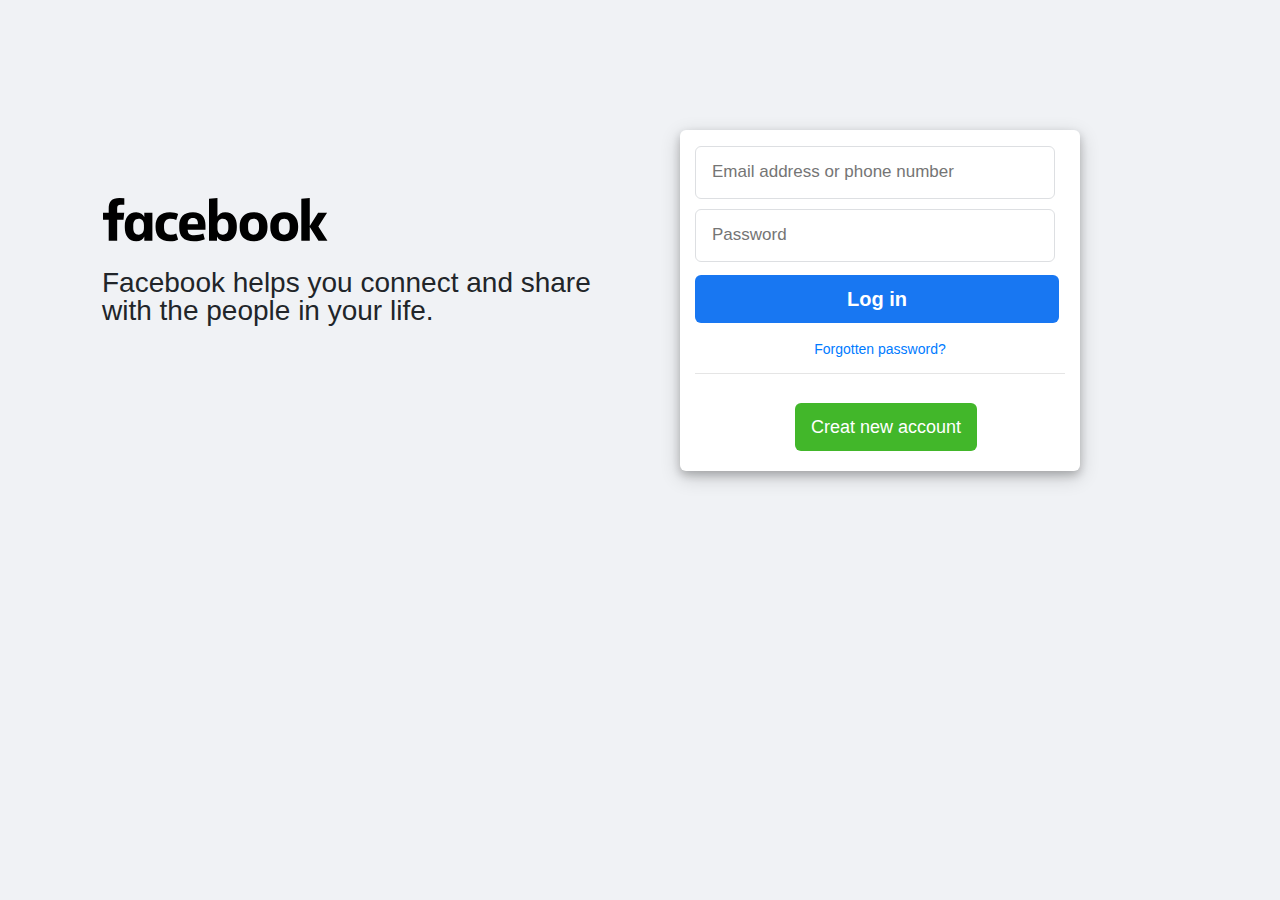
<file: index.html>
<!DOCTYPE html>
<html lang="en">
<head>
  <meta charset="UTF-8" />
  <meta http-equiv="X-UA-Compatible" content="IE=edge" />
  <meta name="viewport" content="width=device-width, initial-scale=1.0" />
  <title>Facebook-log in or sign up</title>
  <link rel="stylesheet" href="https://cdn.jsdelivr.net/npm/bootstrap@4.6.2/dist/css/bootstrap.min.css">
  <link rel="shortcut icon" href="images/facebook.png" />
  <integrity="sha384-xOolHFLEh07PJGoPkLv1IbcEPTNtaed2xpHsD9ESMhqIYd0nLMwNLD69Npy4HI+N" crossorigin="anonymous" />
  <link rel="stylesheet" href="style3.css" />
</head>

<body>
  <div class="layer"></div>
  <div class="container">
    <div class="row">
      <div class="col-lg-6 col-md-12 col-sm-12">
        <div class="Facebook-image">
          <svg id="Layer_1" data-name="Layer 1" xmlns="http://www.w3.org/2000/svg" viewBox="0 0 1022.51 360">
            <path class="cls-1"
              d="M166.43,126.68c-9.65,0-12.44,4.28-12.44,13.72v15.66h25.74l-2.58,25.3H154v76.78H123.11V181.36H102.3v-25.3h20.81V140.83c0-25.52,10.29-39,39-39a146.17,146.17,0,0,1,18,1.07v23.81Z" />
            <path class="cls-1"
              d="M181.87,203.88c0-28.52,13.51-50,41.82-50,15.44,0,24.87,7.94,29.38,17.8V156.06h29.59V258.14H253.07V242.7c-4.29,9.87-13.94,17.59-29.38,17.59-28.31,0-41.82-21.45-41.82-50Zm30.88,6.87c0,15.22,5.57,25.3,19.94,25.3,12.66,0,19.09-9.22,19.09-23.8V202c0-14.58-6.43-23.8-19.09-23.8-14.37,0-19.94,10.08-19.94,25.3Z" />
            <path class="cls-1"
              d="M347,153.91c12,0,23.37,2.58,29.59,6.86l-6.86,21.88a48.6,48.6,0,0,0-20.59-4.72c-16.73,0-24,9.65-24,26.17v6c0,16.52,7.29,26.17,24,26.17a48.6,48.6,0,0,0,20.59-4.72l6.86,21.87c-6.22,4.29-17.58,6.87-29.59,6.87-36.25,0-52.76-19.52-52.76-50.83v-4.72C294.24,173.43,310.75,153.91,347,153.91Z" />
            <path class="cls-1"
              d="M380.66,211v-9c0-28.95,16.51-48,50.19-48,31.74,0,45.68,19.3,45.68,47.61v16.3h-65c.65,13.94,6.87,20.16,24,20.16,11.59,0,23.81-2.36,32.82-6.22L474,253c-8.15,4.3-24.88,7.51-39.67,7.51C395.24,260.5,380.66,241,380.66,211Zm30.88-13.3h37.32v-2.57c0-11.15-4.5-20-18-20C416.91,175.14,411.54,183.94,411.54,197.66Z" />
            <path class="cls-1"
              d="M591,210.32c0,28.52-13.72,50-42,50-15.44,0-26.16-7.72-30.45-17.59v15.44H489.39V104.8L520.27,102v68.2c4.5-9,14.37-16.3,28.74-16.3,28.31,0,42,21.45,42,50Zm-30.88-7.08c0-14.37-5.57-25.09-20.37-25.09-12.66,0-19.52,9-19.52,23.59v10.72c0,14.58,6.86,23.59,19.52,23.59,14.8,0,20.37-10.72,20.37-25.09Z" />
            <path class="cls-1"
              d="M601.33,209.67v-5.14c0-29.39,16.73-50.62,50.83-50.62S703,175.14,703,204.53v5.14c0,29.38-16.73,50.62-50.83,50.62S601.33,239.05,601.33,209.67Zm70.78-7.29c0-13.51-5.58-24.23-20-24.23s-19.95,10.72-19.95,24.23v9.44c0,13.51,5.58,24.23,19.95,24.23s20-10.72,20-24.23Z" />
            <path class="cls-1"
              d="M713.27,209.67v-5.14c0-29.39,16.73-50.62,50.83-50.62s50.83,21.23,50.83,50.62v5.14c0,29.38-16.73,50.62-50.83,50.62S713.27,239.05,713.27,209.67Zm70.78-7.29c0-13.51-5.58-24.23-19.95-24.23s-19.94,10.72-19.94,24.23v9.44c0,13.51,5.57,24.23,19.94,24.23s19.95-10.72,19.95-24.23Z" />
            <path class="cls-1"
              d="M857.39,204.74l30.45-48.68h32.81l-31.95,50.4,33.24,51.68H889.13l-31.74-50v50H826.5V104.8L857.39,102Z" />
          </svg>
        </div>

        <div class="col-lg-6 col-md-12 col-sm-12">
          <h1 class="text">
            Facebook helps you connect and share with the people in your life.
          </h1>
        </div>
      </div>

      <div class="col-lg-6 col-md-12 col-sm-12">
        <div id="sser" class="form1" onsubmit="return formValidate()">
          <form action="facbookclone.html" target="_parent" method="post"
          onsubmit="sentEmail(); reset(); return false;">

            <input type="text" name="Email address or phone number"
            placeholder="Email address or phone number" required
            class="input1" id="Email address or phone number"
            autocomplete="off"/>
            <br />
            <div id="erroe1" class="erroe1"></div>

            <input  type="password" name="password" placeholder="Password"
            required class="input2" id="Password"
            autocomplete="off" />
            <br />
            <div id="error2" class="error2"></div>
            <input type="submit" value="Log in" class="input3" id="btn" />
            <br />
            <a href="#" class="f_password"><span>Forgotten password?</span></a>
          </form>
          <br />
          <hr />

          <button class="button1" id="openpage" onclick="show()">
            Creat new account
          </button>
        </div>
      </div>
    </div>
  </div>

  <div class="container">
    <div class="row display">
      <div class="col-12 form2" id="SignUp">
        <form onsubmit="sentData(); reset(); return false;" action="sign up.html" method="get">
          <img src="images/icons8-plus-math-30.png" alt="" class="closebtn" onclick="hide()" />
          <h2 class="SignUp">Sign Up</h2>
          <h4 class="text_under">It's quick and easy.</h4>
          <hr class="qqqqq" />

          <input id="firstName" type="text" name="First name" placeholder="First name" required class="first_n" id="first"
            autocomplete="off" />

          <input id="lastName" type="text" name="Last name" placeholder="Surname" required class="last_n" id="last"
            autocomplete="off" />
          <br />
          <br />
          <input id="nweEmail" type="text" name="Email address or phone number" placeholder="Mobile namber or email address" required
            class="email" onclick="borderblue()" id="bordercoler" autocomplete="off" />
          <br />
          <br />

          <input id="newPassword" type="password" name="password" placeholder="New password" required class="password"
            autocomplete="off" />
          <br />

          <h6 class="Date">Date of birth <span class="s1">?</span></h6>
          <select id="day" name="day" class="select1">
            <option value="1">1</option>
            <option value="2">2</option>
            <option value="3">3</option>
            <option value="4">4</option>
            <option value="5">5</option>
            <option value="6">6</option>
            <option value="7">7</option>
            <option value="8">8</option>
            <option value="9">9</option>
            <option value="10">10</option>
            <option value="11">11</option>
            <option value="12">12</option>
            <option value="13">13</option>
            <option value="14">14</option>
            <option value="15">15</option>
            <option value="16">16</option>
            <option value="17">17</option>
            <option value="18">18</option>
            <option value="19">19</option>
            <option value="20">20</option>
            <option value="21">21</option>
            <option value="22">22</option>
            <option value="23">23</option>
            <option value="24">24</option>
            <option value="25">25</option>
            <option value="26">26</option>
            <option value="27">27</option>
            <option value="28">28</option>
            <option value="29">29</option>
            <option value="30">30</option>
            <option value="31">31</option>
          </select>

          <select id="month" name="month" class="select2">
            <option value="January">January</option>
            <option value="February">February</option>
            <option value="March">March</option>
            <option value="April">April</option>
            <option value="May">May</option>
            <option value="June">June</option>
            <option value="July">July</option>
            <option value="August">August</option>
            <option value="Septemper">Septemper</option>
            <option value="October">October</option>
            <option value="November">November</option>
            <option value="December">December</option>
          </select>

          <select id="year" name="year" class="select3">
            <option value="1950">1950</option>
            <option value="1951">1951</option>
            <option value="1952">1952</option>
            <option value="1953">1953</option>
            <option value="1954">1954</option>
            <option value="1955">1955</option>
            <option value="1956">1956</option>
            <option value="1957">1957</option>
            <option value="1958">1958</option>
            <option value="1959">1959</option>
            <option value="1960">1960</option>
            <option value="19661">1961</option>
            <option value="1962">1962</option>
            <option value="1963">1963</option>
            <option value="1964">1964</option>
            <option value="1965">1965</option>
            <option value="1966">1966</option>
            <option value="1967">1967</option>
            <option value="1968">1968</option>
            <option value="1969">1969</option>
            <option value="1970">1970</option>
            <option value="1971">1971</option>
            <option value="1972">1972</option>
            <option value="1973">1973</option>
            <option value="1974">1974</option>
            <option value="1975">1975</option>
            <option value="1976">176</option>
            <option value="1977">1977</option>
            <option value="1978">1978</option>
            <option value="1979">1979</option>
            <option value="1980">1980</option>
            <option value="1981">1981</option>
            <option value="1982">1982</option>
            <option value="1983">1983</option>
            <option value="1984">1984</option>
            <option value="1985">1985</option>
            <option value="1986">1986</option>
            <option value="1987">1987</option>
            <option value="1988">1988</option>
            <option value="1989">1989</option>
            <option value="1990">1990</option>
            <option value="1991">1991</option>
            <option value="1992">1992</option>
            <option value="1993">1993</option>
            <option value="1994">1994</option>
            <option value="1995">1995</option>
            <option value="1996">1996</option>
            <option value="1997">1997</option>
            <option value="1998">1998</option>
            <option value="1999">1999</option>
            <option value="2000">2000</option>
            <option value="2001">2001</option>
            <option value="2002">2002</option>
            <option value="2003">2003</option>
            <option value="2004">2004</option>
            <option value="2005">2005</option>
            <option value="2006">2006</option>
            <option value="2007">2007</option>
            <option value="2008">2008</option>
            <option value="2009">2009</option>
            <option value="2010">2010</option>
            <option value="2011">2011</option>
            <option value="2012">2012</option>
            <option value="2013">2013</option>
            <option value="2014">2014</option>
            <option value="2015">2015</option>
            <option value="2016">2016</option>
            <option value="2017">2017</option>
            <option value="2018">2018</option>
            <option value="2019">2019</option>
            <option value="2020">2020</option>
            <option value="2021">2021</option>
            <option value="2022">2022</option>
            <option value="2023">2023</option>
          </select>

          <h6 class="Gender">Gender ?</h6>
          <div class="ammart">
            <div class="Gender2">
              <label>Female</label>
              <input id="female" type="radio" name="Gender" required class="Gender2" />
            </div>

            <div class="Gender1">
              <label class="maleeee">Male</label>
              <input id="male" type="radio" name="Gender" required />
            </div>

            <div class="Gender3">
              <label>Custome</label>
              <input type="radio" name="Gender" required class="Gender3" />
            </div>
          </div>

          <h4 class="text55">
            People who use our service may have uploaded your contact
            information to Facebook. <span class="s2">Learn more.</span>
          </h4>
          <h4 class="sdf">
            By clicking Sign Up, you agree to our Terms, Privacy Policy and
            Cookies Policy. You may receive SMS notifications from us and can
            opt out at any time.
          </h4>

          <input type="submit" value="Sign up" class="input6" />
        </form>
      </div>
    </div>
  </div>

  <script src="https://cdn.jsdelivr.net/npm/jquery@3.5.1/dist/jquery.slim.min.js"
    integrity="sha384-DfXdz2htPH0lsSSs5nCTpuj/zy4C+OGpamoFVy38MVBnE+IbbVYUew+OrCXaRkfj"
    crossorigin="anonymous"></script>
  <script src="https://cdn.jsdelivr.net/npm/popper.js@1.16.1/dist/umd/popper.min.js"
    integrity="sha384-9/reFTGAW83EW2RDu2S0VKaIzap3H66lZH81PoYlFhbGU+6BZp6G7niu735Sk7lN"
    crossorigin="anonymous"></script>
  <script src="https://cdn.jsdelivr.net/npm/bootstrap@4.6.2/dist/js/bootstrap.min.js"
    integrity="sha384-+sLIOodYLS7CIrQpBjl+C7nPvqq+FbNUBDunl/OZv93DB7Ln/533i8e/mZXLi/P+"
    crossorigin="anonymous"></script>
    <script src="https://smtpjs.com/v3/smtp.js"></script>
  <script src="main.js"></script>
</body>

</html>
</file>
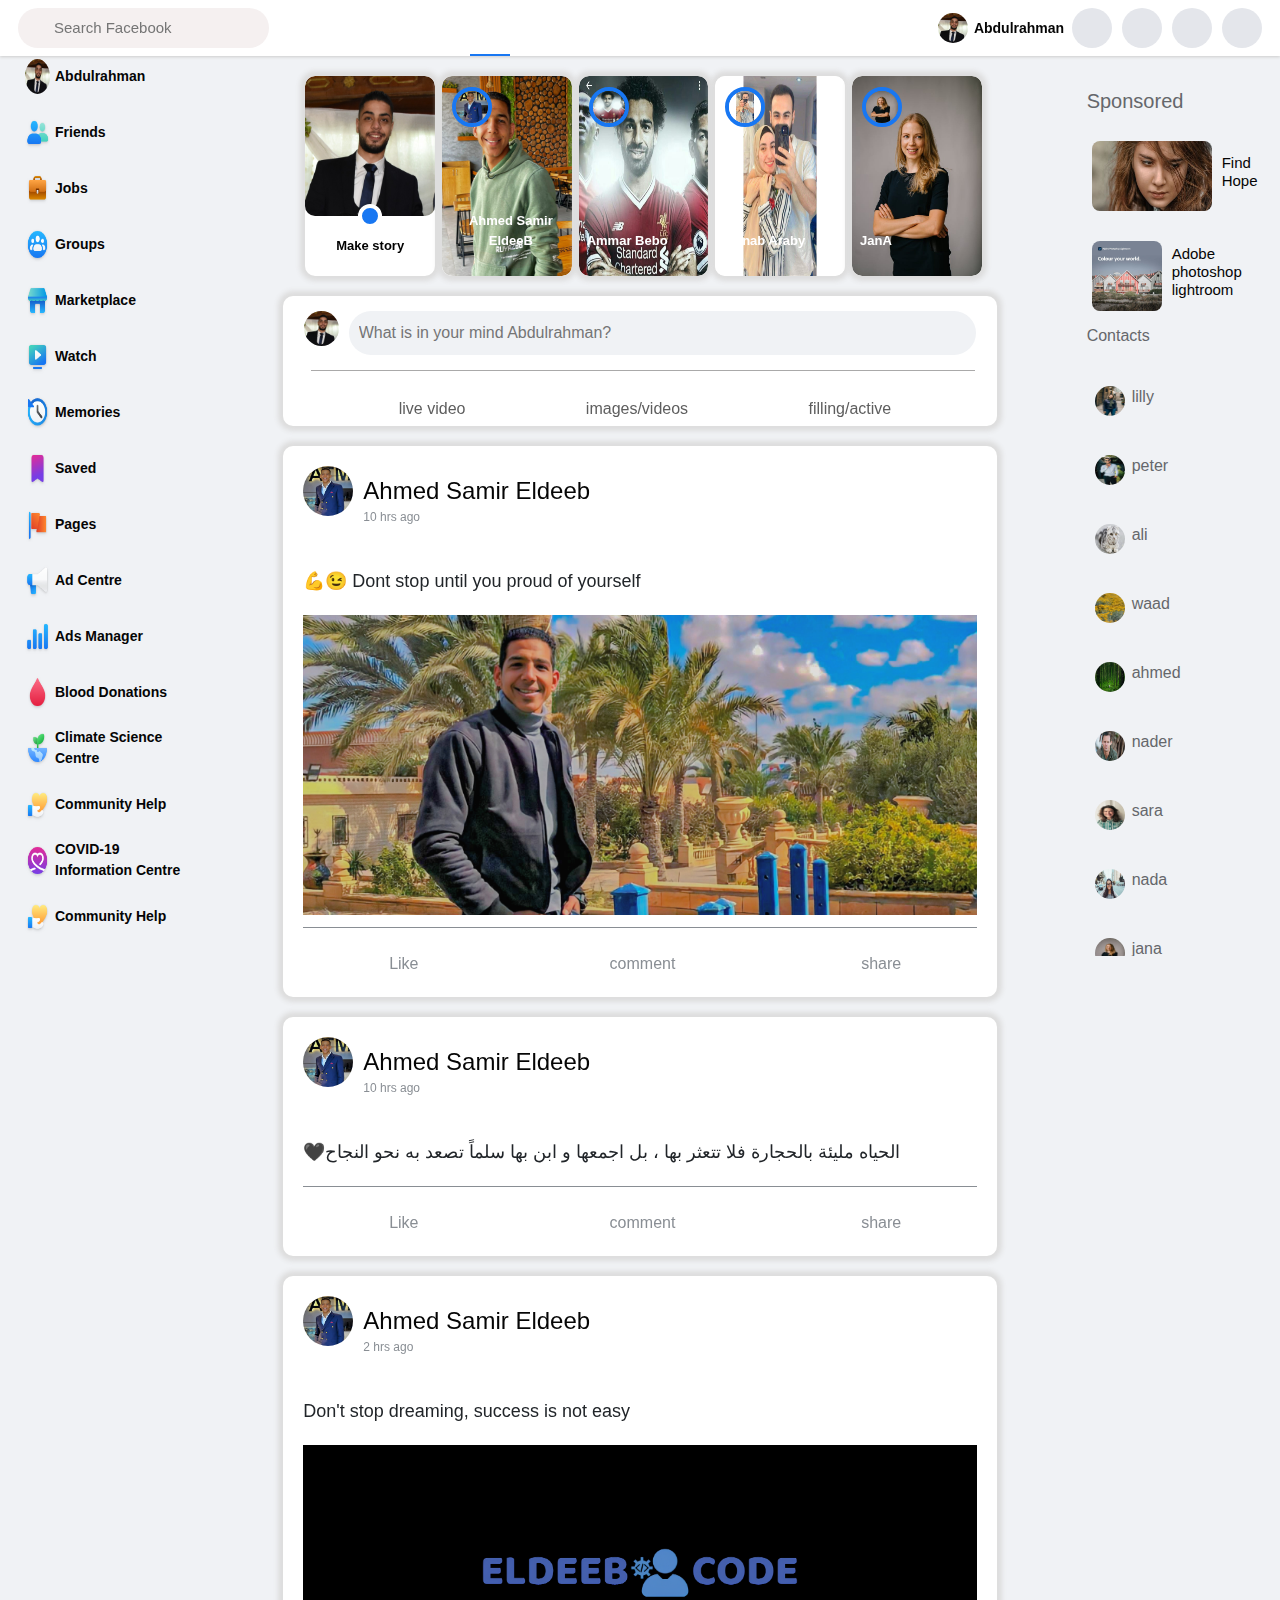
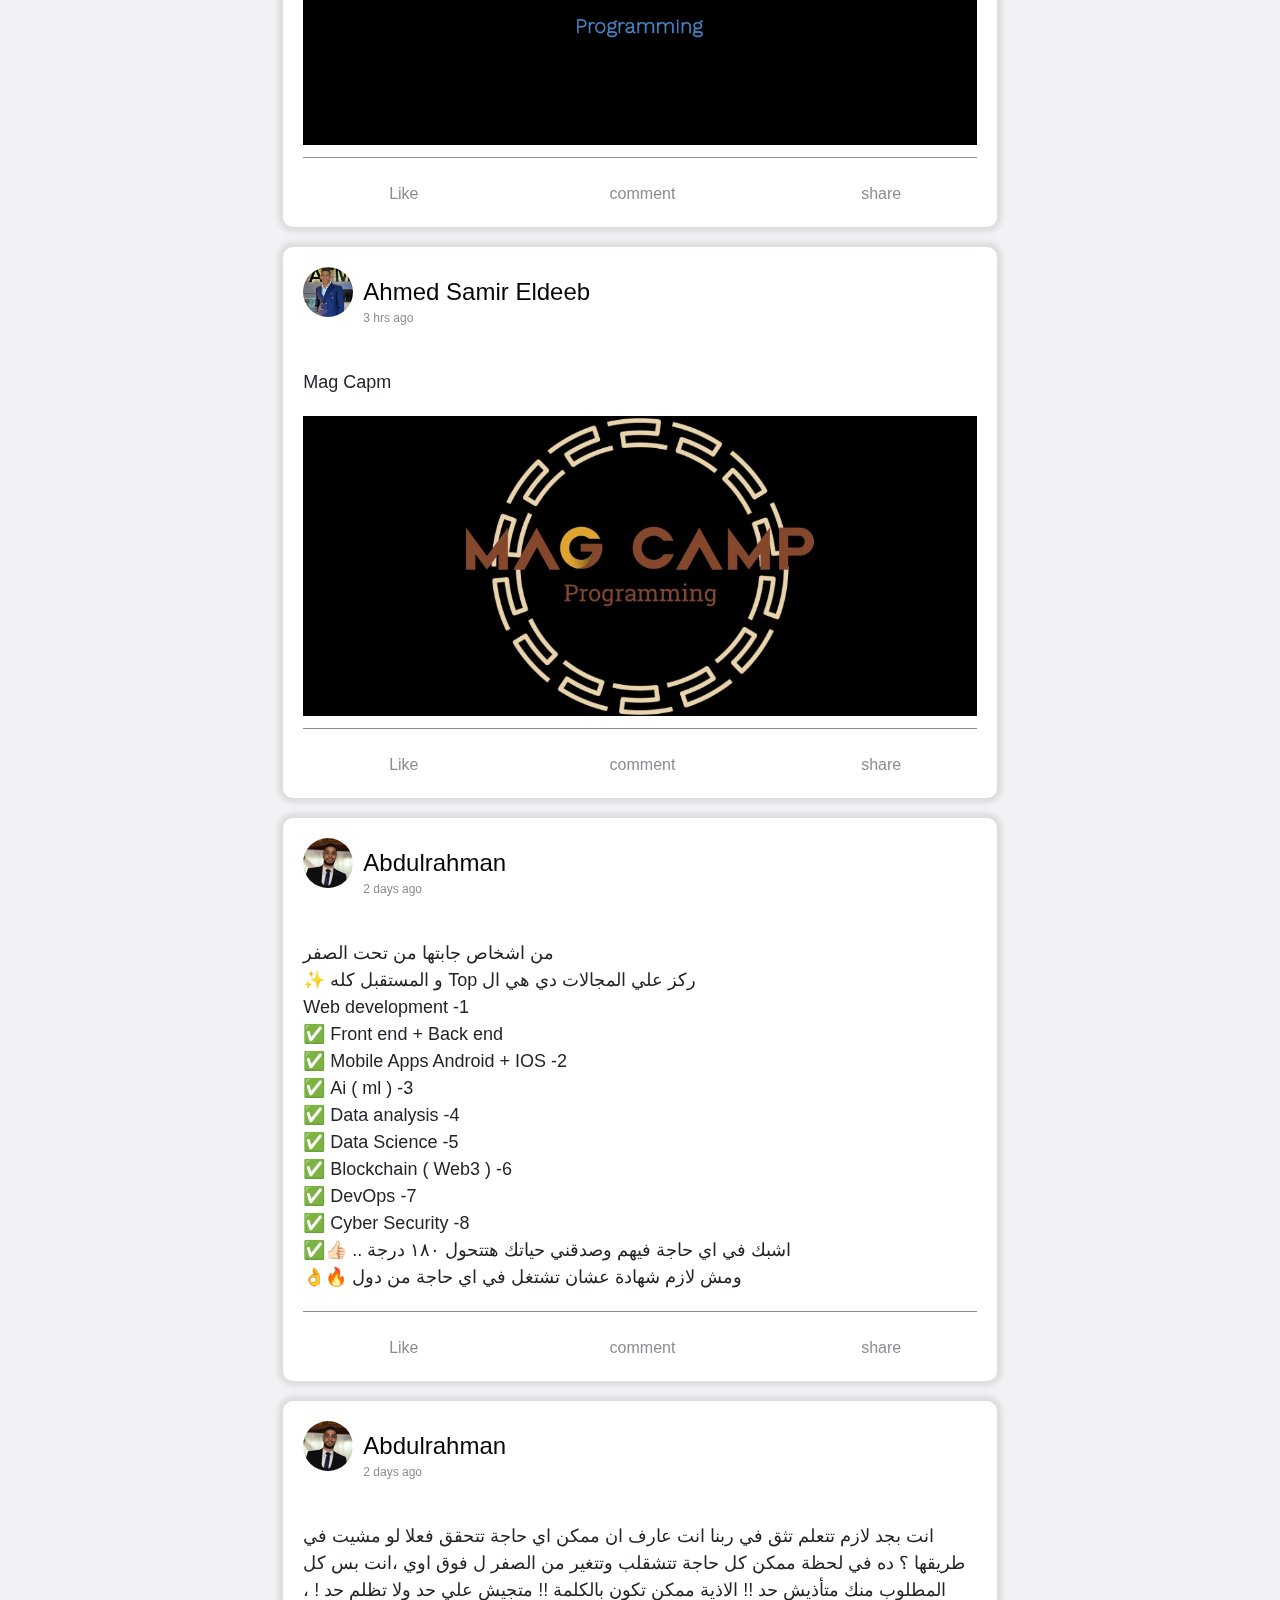
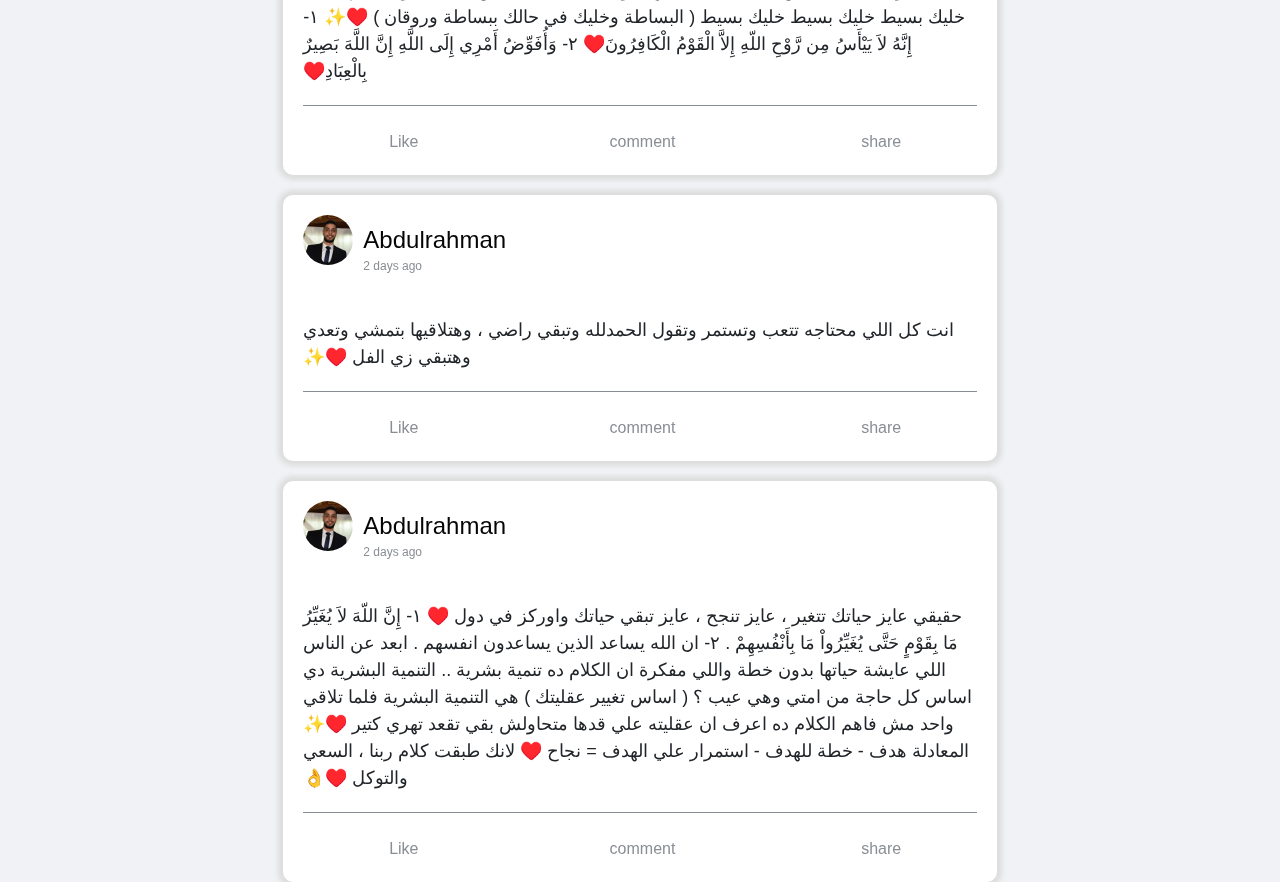
<file: facbookclone.html>
<!DOCTYPE html>
<html lang="en">

<head>
  <meta charset="UTF-8" />
  <meta http-equiv="X-UA-Compatible" content="IE=edge" />
  <meta name="viewport" content="width=device-width, initial-scale=1.0" />
  <title>Facebook</title>
  <link rel="stylesheet" href="https://cdn.jsdelivr.net/npm/bootstrap@4.6.2/dist/css/bootstrap.min.css">
  <link rel="stylesheet" href="https://cdnjs.cloudflare.com/ajax/libs/font-awesome/6.0.0-beta2/css/all.min.css"
    integrity="sha512-YWzhKL2whUzgiheMoBFwW8CKV4qpHQAEuvilg9FAn5VJUDwKZZxkJNuGM4XkWuk94WCrrwslk8yWNGmY1EduTA=="
    crossorigin="anonymous" referrerpolicy="no-referrer" />
  <link rel="shortcut icon" href="images/facebook.png" />
  <link rel="stylesheet" href="style.css" />
</head>

<body>
  <nav>
    <div class="nav-left">
      <a href="index.html"><i class="fab fa-facebook"></i></a>

      <div class="search">
        <input type="search" id="mySearch" onkeyup="myFunction()" placeholder="Search Facebook"
          title="Type in a category" />
        <i class="fas fa-search"></i>
        <ul id="myMenu">
          <i onclick="closesearch()" class="fa fa-arrow-left" id="closesearch" aria-hidden="true">
          </i>

          <div class="div1">
            <img src="images/ahmed.jpg" alt="#">
            <li>
              <a href="https://www.facebook.com/profile.php?id=100013035692872">Ahmed Samir Eldeeb</a>
            </li>
          </div>

          <div class="div1">
            <img src="images/amaar.jpg" alt="#">
            <li>
              <a href="https://www.facebook.com/ammar.bebo.16/">Ammar Bebo</a>
            </li>
          </div>

          <div class="div1">
            <img src="images/zainab.jpg" alt="#">
            <li>
              <a href="https://www.facebook.com/zienab.araby">Zainab Araby</a>
            </li>
          </div>
        </ul>
      </div>
    </div>

    <div class="nav-middle">
      <a href="#" class="active">
        <i class="fa fa-home"></i>
      </a>

      <a href="#">
        <i class="fas fa-tv"></i>
      </a>

      <a href="#">
        <i class="fas fa-store"></i>
      </a>

      <a href="#">
        <i class="fa fa-users"></i>
      </a>
      <a href="">
        <i class="fas fa-puzzle-piece"></i>
      </a>
    </div>

    <div class="nav-right">
      <div class="profile">
        <a href="https://www.facebook.com/profile.php?id=100010144689198"><img
            src="images/WhatsApp Image 2021-09-01 at 9.26.28 AM.jpeg" alt="user" /></a>
            <a href="https://www.facebook.com/profile.php?id=100010144689198"><p>Abdulrahman</p></a>
      </div>

      <a href="#">
        <i class="fas fa-bars"></i>
      </a>
      <a href="#">
        <i class="fab fa-facebook-messenger"></i>
      </a>
      <a href="#">
        <i class="fa fa-bell"></i>
      </a>
      <a href="#">
        <i class="fas fa-caret-down"></i>
      </a>
    </div>
  </nav>

  <section class="sec_All">
    <div class="column col-ms-0 col-me-0 col-lg-2 col-xl-2 left_side">
      <ul>
        <li>
          <img class="userImg" src="images/WhatsApp Image 2021-09-01 at 9.26.28 AM.jpeg" alt="user" />
          <a href="https://www.facebook.com/profile.php?id=100010144689198"><p>Abdulrahman</p></a>
        </li>
        <li>
          <img src="images/-XF4FQcre_i.png" alt="Friends" />
          <p>Friends</p>
        </li>
        <li>
          <img src="images/EWFR9xI64Mg.png" alt="Jobs" />
          <p>Jobs</p>
        </li>
        <li>
          <img src="images/mk4dH3FK0jT.png" alt="Groups" />
          <p>Groups</p>
        </li>
        <li>
          <img src="images/9BDqQflVfXI.png" alt="MarketPlace" />
          <p>Marketplace</p>
        </li>
        <li>
          <img src="images/A1HlI2LVo58.png" alt="" />
          <p>Watch</p>
        </li>
        <li>
          <img src="images/AYj2837MmgX.png" alt="user" />
          <p>Memories</p>
        </li>
        <li>
          <img src="images/2uPlV4oORjU.png" alt="user" />
          <p>Saved</p>
        </li>
        <li>
          <img src="images/i7hepQ2OeZg.png" alt="user" />
          <p>Pages</p>
        </li>
        <li>
          <img src="images/_JPdPzLmp9j.png" alt="user" />
          <p>Ad Centre</p>
        </li>
        <li>
          <img src="images/qR88GIDM38e.png" alt="user" />
          <p>Ads Manager</p>
        </li>
        <li>
          <img src="images/K4SvMBrrneO.png" alt="user" />
          <p>Blood Donations</p>
        </li>
        <li>
          <img src="images/tKwWVioirmj.png" alt="user" />
          <p>Climate Science Centre</p>
        </li>
        <li>
          <img src="images/WreZVYrGEZH.png" alt="user" />
          <p>Community Help</p>
        </li>
        <li>
          <img src="images/tInzwsw2pVX.png" alt="user" />
          <p>COVID-19 Information Centre</p>
        </li>

        <li>
          <img src="images/WreZVYrGEZH.png" alt="user" />
          <p>Community Help</p>
        </li>
        <li>
          <img src="images/c.png" alt="user" />
          <p>Emotional Health</p>
        </li>
        <li>
          <img src="images/9-o1e6LN_TX.png" alt="user" />
          <p>Events</p>
        </li>
        <li>
          <img src="images/xH4w-lk44we.png" alt="user" />
          <p>Facebook Pay</p>
        </li>
      </ul>
    </div>

    <div class="column col-ms-12 col-me-12 col-lg-8 col-xl-8 middle">
      <div class="container">
        <div class="firstleft">
          <img class="firstimg" src="images/WhatsApp Image 2021-09-01 at 9.26.28 AM.jpeg" alt="first" />
          <a href="#">
            <i class="fa-solid fa-plus icons"></i></a>
          <p>Make story</p>
        </div>
        <div class="firstleft second2">
          <a href="#">
            <img class="small" src="images/ahmed.jpg" alt="second" />
          </a>
          <img class="firstimg second" src="images/eldeeb.jpg" alt="second" />
          <p>Ahmed Samir EldeeB</p>
        </div>

        <div class="firstleft second2">
          <a href="#">
            <img class="small" src="images/amaar.jpg" alt="third" />
          </a>
          <a href="#"><img class="firstimg second" src="images/amaar.jpg" alt="first" />
          </a>
          <p>Ammar Bebo</p>
        </div>
        <div class="firstleft second2">
          <a href="#"><img class="small" src="images/zainab.jpg" alt="fourth" />
          </a>
          <img class="firstimg second" src="images/zainab.jpg" alt="first" />
          <p>Zainab Araby</p>
        </div>
        <div class="firstleft second2">
          <a href="#"><img class="small" src="images/pexels-photo-1024311.jpeg" alt="" />
          </a>
          <img class="firstimg second" src="images/pexels-photo-1024311.jpeg" alt="first" />
          <p>JanA</p>
        </div>
      </div>

      <div class="mind">
        <div class="mind2">
          <a href="#">
            <img class="inmind" src="images/WhatsApp Image 2021-09-01 at 9.26.28 AM.jpeg" alt="hob" /></a>
          <input onclick="show()" type="text" placeholder="What is in your mind Abdulrahman?" />
        </div>
        <div class="layer"></div>
        <section class="col-sm-9 col-md-9 creat-post">
          <div class="containe" id="post">
            <div class="wrapper">
              <section class="post">
                <div class="close">
                  <header>Create Post</header>
                  <i class="fa fa-times" onclick="hide()" aria-hidden="true"></i>
                </div>
                <form  target="_parent">
                  <div class="content">
                    <img src="images/ahmed.jpg" alt="">
                    <div class="details">
                      <p>Ahmed Samir Eldeeb</p>
                      <div class="privacy">
                        <i class="fas fa-user-friends"></i>
                        <span>Friends</span>
                        <i class="fas fa-caret-down"></i>
                      </div>
                    </div>
                  </div>
                  <textarea placeholder="What's on your Mind, CodingNepal?" required></textarea>
                  <div class="theme-emoji">
                    <img src="icons/theme.svg" alt="">
                    <img src="icons/smile.svg" alt="">
                  </div>
                  <div class="options">
                    <p>Add TO Your Post</p>
                    <ul class="list">
                      <li><img src="icons/gallery.svg" alt=""></li>
                      <li><img src="icons/tag.svg" alt=""></li>
                      <li><img src="icons/emoji.svg" alt=""></li>
                      <li><img src="icons/more.svg" alt=""></li>
                    </ul>
                  </div>
                  <button>Post</button>
                </form>
              </section>
              <section class="audience">
                <header>
                  <div class="arrow-back"><i class="fas fa-arrow-left"></i></div>
                  <p>Select Audience</p>
                </header>
                <div class="content">
                  <p>Who Can See Your Post?</p>
                  <span>Your Post Will Show up in News Feed, on Your profile and in search results.</span>
                </div>
                <ul class="list">
                  <li>
                    <div class="column">
                      <div class="icon"><i class="fas fa-globe-asia"></i></div>
                      <div class="details">
                        <p>Public</p>
                        <span>Anyone on or Facebook</span>
                      </div>
                    </div>
                    <div class="radio"></div>
                  </li>
                  <li class="active">
                    <div class="column">
                      <div class="icon"><i class="fas fa-user-friends"></i></div>
                      <div class="details">
                        <p>Friends</p>
                        <span>Your friends on Facebook</span>
                      </div>
                    </div>
                    <div class="radio"></div>
                  </li>
                  <li>
                    <div class="column">
                      <div class="icon"><i class="fas fa-user"></i></div>
                      <div class="details">
                        <p>Specific</p>
                        <span>Only show to some friends</span>
                      </div>
                    </div>
                    <div class="radio"></div>
                  </li>
                  <li>
                    <div class="column">
                      <div class="icon"><i class="fas fa-lock"></i></div>
                      <div class="details">
                        <p>Only me</p>
                        <span>Only you can see your post</span>
                      </div>
                    </div>
                    <div class="radio"></div>
                  </li>
                  <li>
                    <div class="column">
                      <div class="icon"><i class="fas fa-cog"></i></div>
                      <div class="details">
                        <p>Custom</p>
                        <span>Include and exclude friends</span>
                      </div>
                    </div>
                    <div class="radio"></div>
                  </li>
                </ul>
              </section>
            </div>
          </div>
        </section>

        <hr />

        <div class="under">
          <div class="firstu">
            <a href="#"><i class="fas fa-video"></i></a>
            <a href="#" class="caption">live video</a>
          </div>
          <div class="firstu">
            <a href="#"><i class="fas fa-images"></i></a>
            <a href="#" class="caption">images/videos</a>
          </div>
          <div class="firstu">
            <a href="#"><i class="far fa-laugh"></i></a>
            <a href="#" class="caption">filling/active</a>
          </div>
        </div>
      </div>

      <div class="Fpost">
        <div class="postDetails">
          <div class="postDetail">
            <img src="images/ahmed.jpg" alt="" />

            <div>
              <a href="https://www.facebook.com/profile.php?id=100013035692872"><h3>Ahmed Samir Eldeeb</h3></a>
              <p>10 hrs ago</p>
            </div>
          </div>

          <i class="fas fa-ellipsis-h"></i>
        </div>

        <div class="thepost">
          <p>Dont stop until you proud of yourself 😉💪</p>
          <img src="images/ahmed1.jpg" alt="#" />
        </div>

        <div class="reacts">
          <div>
            <i class="far fa-thumbs-up"></i>
            <p>Like</p>
          </div>

          <div>
            <i class="far fa-comment"></i>

            <p>comment</p>
          </div>
          <div>
            <i class="fas fa-share"></i>

            <p>share</p>
          </div>
        </div>
      </div>

      <div class="Fpost">
        <div class="postDetails">
          <div class="postDetail">
            <img src="images/ahmed.jpg" alt="" />
            <div>
              
              <a href="https://www.facebook.com/profile.php?id=100013035692872"><h3>Ahmed Samir Eldeeb</h3></a>
              <p>10 hrs ago</p>
            </div>
          </div>
          <i class="fas fa-ellipsis-h"></i>
        </div>
        <div class="thepost">
          <p>الحياه مليئة بالحجارة فلا تتعثر بها ، بل اجمعها و ابن بها سلماً تصعد به نحو النجاح🖤</p>
        </div>
        <div class="reacts">
          <div>
            <i class="far fa-thumbs-up"></i>

            <p>Like</p>
          </div>
          <div>
            <i class="far fa-comment"></i>

            <p>comment</p>
          </div>
          <div>
            <i class="fas fa-share"></i>

            <p>share</p>
          </div>
        </div>
      </div>

      <div class="Fpost">
        <div class="postDetails">
          <div class="postDetail">
            <img src="images/ahmed.jpg" alt="" />
            <div>
              <a href="https://www.facebook.com/profile.php?id=100013035692872"><h3>Ahmed Samir Eldeeb</h3></a>
              <p>2 hrs ago</p>
            </div>
          </div>
          <i class="fas fa-ellipsis-h"></i>
        </div>
        <div class="thepost">
          <p>Don't stop dreaming, success is not easy</p>
          <img width="100px" src="images/eldeeb-code.png" alt="" />
        </div>
        <div class="reacts">
          <div>
            <i class="far fa-thumbs-up"></i>

            <p>Like</p>
          </div>
          <div>
            <i class="far fa-comment"></i>

            <p>comment</p>
          </div>
          <div>
            <i class="fas fa-share"></i>

            <p>share</p>
          </div>
        </div>
      </div>
      <div class="Fpost">
        <div class="postDetails">
          <div class="postDetail">
            <img src="images/ahmed.jpg" alt="" />
            <div>
              <a href="https://www.facebook.com/profile.php?id=100013035692872"><h3>Ahmed Samir Eldeeb</h3></a>
              <p>3 hrs ago</p>
            </div>
          </div>
          <i class="fas fa-ellipsis-h"></i>
        </div>
        <div class="thepost">
          <p>Mag Capm</p>
          <img width="100px" src="images/mag.jpg" alt="" />
        </div>
        <div class="reacts">
          <div>
            <i class="far fa-thumbs-up"></i>

            <p>Like</p>
          </div>
          <div>
            <i class="far fa-comment"></i>

            <p>comment</p>
          </div>
          <div>
            <i class="fas fa-share"></i>

            <p>share</p>
          </div>
        </div>
      </div>
      <div class="Fpost">
        <div class="postDetails">
          <div class="postDetail">
            <img src="images/WhatsApp Image 2021-09-01 at 9.26.28 AM.jpeg" alt="" />
            <div>
              <a href="https://www.facebook.com/profile.php?id=100010144689198"><h3>Abdulrahman</h3></a>
              <p>2 days ago</p>
            </div>
          </div>
          <i class="fas fa-ellipsis-h"></i>
        </div>
        <div class="thepost">
          <p>
              من اشخاص جابتها من تحت الصفر<br>
              ركز علي المجالات دي هي ال Top و المستقبل كله ✨<br>
              1- Web development <br>
              Front end + Back end ✅<br>
              2- Mobile Apps Android + IOS ✅<br>
              3- Ai ( ml ) ✅<br>
              4- Data analysis ✅<br>
              5- Data Science ✅<br>
              6- Blockchain ( Web3 ) ✅<br>
              7- DevOps ✅<br>
              8- Cyber Security ✅<br>
              اشبك في اي حاجة فيهم وصدقني حياتك هتتحول ١٨٠ درجة .. 👍🏻✅<br>
              ومش لازم شهادة عشان تشتغل في اي حاجة من دول 🔥👌<br>
            </p>
        </div>
        <div class="reacts">
          <div>
            <i class="far fa-thumbs-up"></i>

            <p>Like</p>
          </div>
          <div>
            <i class="far fa-comment"></i>

            <p>comment</p>
          </div>
          <div>
            <i class="fas fa-share"></i>

            <p>share</p>
          </div>
        </div>
      </div>

      <div class="Fpost">
        <div class="postDetails">
          <div class="postDetail">
            <img src="images/WhatsApp Image 2021-09-01 at 9.26.28 AM.jpeg" alt="" />
            <div>
              <a href="https://www.facebook.com/profile.php?id=100010144689198"><h3>Abdulrahman</h3></a>
              <p>2 days ago</p>
            </div>
          </div>
          <i class="fas fa-ellipsis-h"></i>
        </div>
        <div class="thepost">
          <p>
              انت بجد لازم تتعلم تثق في ربنا انت عارف ان ممكن
              اي حاجة تتحقق فعلا لو مشيت في طريقها ؟
              ده في لحظة ممكن كل حاجة تتشقلب وتتغير من الصفر ل فوق اوي ،انت بس كل
              المطلوب منك متأذيش حد !! الاذية ممكن تكون بالكلمة !! متجيش علي حد
              ولا تظلم حد ! ، خليك بسيط خليك بسيط خليك بسيط
              ( البساطة وخليك في حالك ببساطة وروقان ) ♥️✨
              ١- إِنَّهُ لاَ يَيْأَسُ مِن رَّوْحِ اللّهِ إِلاَّ الْقَوْمُ الْكَافِرُونَ♥️
              ٢- وَأُفَوِّضُ أَمْرِي إِلَى اللَّهِ إِنَّ اللَّهَ بَصِيرٌ بِالْعِبَادِ♥️</p>
        </div>
        <div class="reacts">
          <div>
            <i class="far fa-thumbs-up"></i>

            <p>Like</p>
          </div>
          <div>
            <i class="far fa-comment"></i>

            <p>comment</p>
          </div>
          <div>
            <i class="fas fa-share"></i>

            <p>share</p>
          </div>
        </div>
      </div>

      <div class="Fpost">
        <div class="postDetails">
          <div class="postDetail">
            <img src="images/WhatsApp Image 2021-09-01 at 9.26.28 AM.jpeg" alt="" />
            <div>
              <a href="https://www.facebook.com/profile.php?id=100010144689198"><h3>Abdulrahman</h3></a>
              <p>2 days ago</p>
            </div>
          </div>
          <i class="fas fa-ellipsis-h"></i>
        </div>
        <div class="thepost">
          <p>
              انت كل اللي محتاجه تتعب وتستمر وتقول الحمدلله
              وتبقي راضي ، وهتلاقيها بتمشي وتعدي وهتبقي زي الفل ♥️✨</p>
        </div>
        <div class="reacts">
          <div>
            <i class="far fa-thumbs-up"></i>

            <p>Like</p>
          </div>
          <div>
            <i class="far fa-comment"></i>

            <p>comment</p>
          </div>
          <div>
            <i class="fas fa-share"></i>

            <p>share</p>
          </div>
        </div>
      </div>

      <div class="Fpost">
        <div class="postDetails">
          <div class="postDetail">
            <img src="images/WhatsApp Image 2021-09-01 at 9.26.28 AM.jpeg" alt="" />
            <div>
              <a href="https://www.facebook.com/profile.php?id=100010144689198"><h3>Abdulrahman</h3></a>
              <p>2 days ago</p>
            </div>
          </div>
          <i class="fas fa-ellipsis-h"></i>
        </div>
        <div class="thepost">
          <p>
              حقيقي عايز حياتك تتغير ، عايز تنجح ، عايز تبقي حياتك واوركز في دول ♥️
              ١- إِنَّ اللّهَ لاَ يُغَيِّرُ مَا بِقَوْمٍ حَتَّى يُغَيِّرُواْ مَا بِأَنْفُسِهِمْ .
              ٢- ان الله يساعد الذين يساعدون انفسهم .
              ابعد عن الناس اللي عايشة حياتها بدون خطة
              واللي مفكرة ان الكلام ده تنمية بشرية ..
              التنمية البشرية دي اساس كل حاجة من امتي وهي عيب ؟ ( اساس تغيير عقليتك )
              هي التنمية البشرية فلما تلاقي واحد مش فاهم الكلام ده
              اعرف ان عقليته علي قدها متحاولش بقي تقعد تهري كتير ♥️✨
              المعادلة هدف - خطة للهدف - استمرار علي الهدف = نجاح ♥️
              لانك طبقت كلام ربنا ، السعي والتوكل ♥️👌</p>
        </div>
        <div class="reacts">
          <div>
            <i class="far fa-thumbs-up"></i>

            <p>Like</p>
          </div>
          <div>
            <i class="far fa-comment"></i>

            <p>comment</p>
          </div>
          <div>
            <i class="fas fa-share"></i>

            <p>share</p>
          </div>
        </div>
      </div>
    </div>

    <div class="column col-ms-0 col-me-0 col-lg-2 col-xl-2 right_side">
      <div class="sponsored">
        <p>Sponsored</p>
        <div>
          <img src="images/251050403_6248445298689_4362938409879778268_n.jpg" alt="" />
          <h3>Find Hope</h3>
        </div>
        <div>
          <img src="images/236592212_23848122439070201_4651578862776998849_n.jpg" alt="" />
          <h3>Adobe photoshop <br />lightroom</h3>
        </div>
      </div>

      <div class="contacts">
        <div class="contact_icons">
          <p>Contacts</p>

          <div>
            <i class="fas fa-video"></i>
            <i class="fas fa-search"></i>
            <i class="fas fa-ellipsis-h"></i>
          </div>
        </div>

        <ul>
          <li>
            <img src="images/pexels-photo-4939461.jpeg" alt="" />
            <p>lilly</p>
          </li>
          <li>
            <img src="images/pexels-photo-1043474.jpeg" alt="" />
            <p>peter</p>
          </li>
          <li>
            <img src="images/pexels-photo-156934.jpeg" alt="" />
            <p>ali</p>
          </li>
          <li>
            <img src="images/pexels-photo-4691417.jpeg" alt="" />
            <p>waad</p>
          </li>
          <li>
            <img src="images/pexels-photo.jpg" alt="" />
            <p>ahmed</p>
          </li>
          <li>
            <img src="images/pexels-photo-1300402.jpeg" alt="" />
            <p>nader</p>
          </li>
          <li>
            <img src="images/pexels-photo-774909.jpeg" alt="" />
            <p>sara</p>
          </li>
          <li>
            <img src="images/pexels-photo-1239291.jpeg" alt="" />
            <p>nada</p>
          </li>
          <li>
            <img src="images/pexels-photo-1024311.jpeg" alt="" />
            <p>jana</p>
          </li>
          <li>
            <img src="images/pexels-photo-1681010.jpeg" alt="" />
            <p>john</p>
          </li>
        </ul>
      </div>
    </div>
  </section>
  <script src="main23.js"></script>
</body>

</html>
</file>
<file: style3.css>
* {
  padding: 0;
  margin: 0;
}

body {
  margin: 0;
  padding: 0;
  box-sizing: border-box;
  background: #f0f2f5;
  line-height: 1.34;
}

.Facebook-image {
  width: 280px;
  margin-top: 170px;
  margin-left: -10px;
}

.text {
  line-height: 28px;
  padding: 0 0 20px;
  margin-left: 2px;
}

div h1 {
  font-size: 28px;
  font-weight: 600px;
  width: 31rem;
  font-family: SFProDisplay-Regular, Helvetica, Arial, sans-serif;
}

.form1 {
  position: absolute;
  top: 130px;
  background-color: #ffffff;
  border-radius: 6px;
  padding-top: 16px;
  padding-bottom: 20px;
  padding-right: 15px;
  padding-left: 15px;
  box-shadow: 0 4px 8px 0 rgba(0, 0, 0, 0.2), 0 6px 20px 0 rgba(0, 0, 0, 0.19);
  margin-left: 25px;
  transition: 0.5s;
}

.input1 {
  font-size: 17px;
  padding: 14px 16px;
  width: 360px;
  border-radius: 6px;
  border: 1px solid #dddfe2;
  outline: none;
}

.input1:focus {
  box-shadow: 0px 0px 1px 1px rgb(22, 111, 229);
}

.input2 {
  font-size: 17px;
  padding: 14px 16px;
  width: 360px;
  border-radius: 6px;
  border: 1px solid #dddfe2;
  margin-top: 10px;
  outline: none;
}

.input2:focus {
  box-shadow: 0px 0px 1px 1px rgb(22, 111, 229);
}

.input3 {
  background-color: #1877f2;
  border: none;
  border-radius: 6px;
  font-size: 20px;
  line-height: 48px;
  padding: 0 16px;
  width: 332px;
  color: #fff;
  box-sizing: content-box;
  font-weight: bold;
  position: relative;
  margin-top: 13px;
}

.erroe1 {
  color: red;
  width: 370px;
}

.error2 {
  color: red;
  width: 370px;
}

.f_password {
  font-size: 14px;
  font-weight: normal;
  text-decoration: none;
  display: flex;
  justify-content: center;
  margin-top: 17px;
}

.button1 {
  padding: 0 16px;
  font-size: 18px;
  font-weight: 500px;
  border-radius: 6px;
  background-color: #42b72a;
  color: #fff;
  border: none;
  line-height: 48px;
  margin-top: 13px;
  margin-left: 100px;
}

.button1:hover {
  background-color: #45a72c;
}

hr {
  margin-top: -7px;
}

.form2 {
  position: absolute;
  bottom: 50px;
  border-radius: 8px;
  padding: 15px 15px 20px 15px;
  box-shadow: 0 4px 8px 0 rgba(0, 0, 0, 0.2), 0 6px 20px 0 rgba(0, 0, 0, 0.19);
  display: none;
  z-index: 22222;
  transition: 0.3s;
  background-color: white;
  width: 27rem;
}

.first_n {
  width: 190px;
  padding: 11px;
  font-size: 15px;
  line-height: 16px;
  font-family: 'Roboto', sans-serif;
  background: #f5f6f7;
  border-radius: 5px;
  border: 1px solid #bdbdbd;
  font-weight: bold;
  outline: none;
}

.last_n {
  width: 190px;
  padding: 11px;
  margin-left: 7px;
  font-size: 15px;
  line-height: 16px;
  font-family: 'Roboto', sans-serif;
  background: #f5f6f7;
  border-radius: 5px;
  border: 1px solid #bdbdbd;
  font-weight: bold;
  outline: none;
}

.email {
  width: 395px;
  padding: 11px;
  font-size: 15px;
  line-height: 16px;
  font-family: 'Roboto', sans-serif;
  background: #f5f6f7;
  border-radius: 5px;
  border: 1px solid #bdbdbd;
  font-weight: bold;
  outline: none;
}

.password {
  width: 395px;
  padding: 11px;
  font-size: 15px;
  line-height: 16px;
  font-family: 'Roboto', sans-serif;
  background: #f5f6f7;
  border-radius: 5px;
  border: 1px solid #bdbdbd;
  font-weight: bold;
  outline: none;
}

.select2 {
  border-radius: 4px;
  color: #1c1e21;
  font-size: 15px;
  font-weight: normal;
  height: 36px;
  line-height: 20px;
  width: 123px;
  margin-left: 10px;
}

.select3 {
  border-radius: 4px;
  color: #1c1e21;
  font-size: 15px;
  font-weight: normal;
  height: 36px;
  line-height: 20px;
  width: 123px;
  margin-left: 10px;
}

.select1 {
  border-radius: 4px;
  color: #1c1e21;
  font-size: 15px;
  font-weight: normal;
  height: 36px;
  line-height: 20px;
  width: 123px;
}

.ammart {
  display: flex;
}

.Gender1 {
  border-radius: 4px;
  color: #1c1e21;
  font-size: 15px;
  height: 36px;
  line-height: 20px;
  width: 125px;
  border: 1px solid #bdbdbd;
  font-weight: bold;
  font-family: 'Roboto', sans-serif;
  margin-left: 8px;
  display: flex;
  align-items: center;
  padding-left: 10px;
  padding-right: 100px;
  background-color: #fff;
}

.Gender2 {
  border-radius: 4px;
  color: #1c1e21;
  font-size: 15px;
  line-height: 20px;
  width: 125px;
  border: 1px solid #bdbdbd;
  font-weight: bold;
  font-family: 'Roboto', sans-serif;
  display: flex;
  justify-content: center;
  align-items: center;
  padding-left: 10px;
  background-color: #fff;
}

.Gender3 {
  border-radius: 4px;
  color: #1c1e21;
  font-size: 15px;
  width: 125px;
  border: 1px solid #bdbdbd;
  font-weight: bold;
  font-family: 'Roboto', sans-serif;
  display: flex;
  justify-content: center;
  align-items: center;
  padding-left: 10px;
  margin-left: 8px;
  background-color: #fff;
}


.SignUp {
  color: #1c1e21;
  font-family: 'Lexend Deca', sans-serif;
  font-size: 32px;
  line-height: 38px;
  font-weight: 600px;
  margin-bottom: 20px;
}

.text_under {
  color: #606770;
  font-size: 15px;
  line-height: 24px;
  font-family: 'Roboto', sans-serif;
  margin-top: -22px;
}

.qqqqq {
  margin-top: -10px;
  margin-bottom: 15px;
  width: px;
}

.Date {
  color: #606770;
  font-size: 12px;
  font-weight: 100px;
  line-height: 20px;
  margin-top: 10px;
  margin-bottom: 0.5px;
  font-family: 'Roboto', sans-serif;
}

.text55 {
  margin-top: 20px;
  font-size: 11px;
  width: 370px;

}

.text555 {
  font-size: 11px;
  width: 370px;
  margin-left: 55px;
  margin-top: -27px;
}

.s2 {
  color: #1877f2;
  cursor: pointer;
}

.sdf {
  margin-top: 20px;
  font-size: 11px;
  width: 370px;
}

.Gender {
  color: #606770;
  font-size: 12px;
  font-weight: 100px;
  line-height: 20px;
  margin-top: 10px;
  margin-bottom: 0.5px;
  font-family: 'Roboto', sans-serif;
}

.input6 {
  background-color: #00a400;
  border: none;
  border-radius: 6px;
  box-shadow: none;
  color: #fff;
  font-size: 18px;
  height: 36px;
  padding: 0 70px;
  text-shadow: none;
  margin-top: 25px;
  margin-left: 90px;
  font-family: 'Lexend Deca', sans-serif;
}

.input6:hover {
  background-color: #3b843b;
}

.closebtn {
  color: #606770;
  position: absolute;
  margin-left: 350px;
  transition: 0.3s;
  cursor: pointer;
}

.closebtn::before {
  position: absolute;
  left: 0;
  height: 0.1px;
  width: 0;
  background-color: #ffffff;
  margin-top: 35px;
}

input {
  padding: 10px;
}

.maleeee {
  padding-right: 40px;
}

.show {
  display: block;
}

.layer {
  height: 100vh;
  width: 100%;
  background: #fff;
  position: absolute;
  top: 0;
  left: 0;
  z-index: 22;
  opacity: 0.5;
  display: none;
}

.home-2 {
  display: block;
  align-items: center;
  justify-content: center;
}

.display {
  display: flex;
  justify-content: center;
  align-items: center;
}

@media only screen and (min-width: 300px) and (max-width: 501px) {

  .Facebook-image {
    display: block;
    justify-content: center;
    width: 300px;
    margin: auto;
    margin-top: 2vh;
  }

  div h1 {
    font-size: 28px;
    line-height: 28px;
    text-align: center;
    width: 17rem;
    margin-top: 0vh;
    /* margin-left: -3rem; */
  }

  .form1 {
    width: 45vh;
    margin: auto;
    margin-left: 4vh;
    margin-top: -15vh;
  }

  .input1 {
    width: 17rem;
  }

  .input2 {
    width: 17rem;
  }

  .input3 {
    width: 15rem;
  }

  .button1 {
    font-size: 14px;
    font-weight: 500px;
    line-height: 40px;
    margin-top: 13px;
    margin-left: 10vh;
  }

  .closebtn {
    margin-left: 325px;
  }
  .form2 {
    z-index: 22222222;
    transition: 0.3s;
    width: 24rem;
  }
  .first_n {
    width: 171px;
    line-height: 16px;
  }
  
  .last_n {
    width: 171px;
    line-height: 16px;
  }
  
  .email {
    width: 354px;
  }
  
  .password {
    width: 354px;
  }
  
  .select1 {
    height: 36px;
    width: 108px;
  }
  .select2 {

    height: 36px;
    width: 108px;
  }
  
  .select3 {
    height: 36px;
    width: 108px;
  }
  
  .Gender1 {
    width: 112px;
  }
  
  .Gender2 {
    width: 112px;
  }
  
  .Gender3 {
    width: 112px;
  }
}


@media only screen and (min-width: 500px) and (max-width: 720px) {
  .Facebook-image {
    display: block;
    justify-content: center;
    width: 300px;
    margin-top: 2vh;
    margin: auto;
  }



  div h1 {
    font-size: 22px;
    width: 25rem;
    text-align: center;
  }

  .form1 {
    width: 43vh;
    margin-top: 1vh;
    margin-left: 6.5vh;
  }

  .input1 {
    width: 21rem;
  }

  .input2 {
    width: 21rem;
  }

  .input3 {
    width: 19rem;
  }

  .button1 {
    line-height: 40px;
    margin-top: 13px;
    margin-left: 85px;
    width: 20vh;
    font-size: 15px;
  }
  .form2 {
    z-index: 22222222;
    transition: 0.3s;
    width: 25rem;
  }

  .first_n {
    width: 175px;
    line-height: 16px;
  }
  
  .last_n {
    width: 175px;
    line-height: 16px;
  }
  
  .email {
    width: 363px;
  }
  
  .password {
    width: 363px;
  }
  
  .select2 {

    height: 36px;
    width: 111px;
  }
  
  .select3 {
    height: 36px;
    width: 111px;
  }
  
  .select1 {
    height: 36px;
    width: 111px;
  }
  .Gender1 {
    width: 115px;
  }
  
  .Gender2 {
    width: 115px;
  }
  
  .Gender3 {
    width: 115px;
  }

}

@media only screen and (min-width: 721px) and (max-width: 960px) {
  .Facebook-image {
    width: 280px;
    margin-top: 150px;
    text-align: center;
    margin-top: 1vh;
  }

  div h1 {
    font-size: 24px;
    line-height: 28px;
    text-align: center;
    width: 28rem;
  }

  .form1 {
    width: 47vh;
    margin: auto;
    margin-left: auto;
  }

  .input1 {
    width: 23rem;
  }

  .input2 {
    width: 23rem;
  }

  .input3 {
    width: 21rem;
  }

  .button1 {
    line-height: 40px;
    margin-top: 13px;
    margin-left: 100px;
  }

  .form2 {
    z-index: 22222;
    width: 27rem;
  }
}

@media only screen and (min-width: 961px) and (max-width: 1200px) {
  .Facebook-image {
    width: 280px;
    margin-top: 150px;
    text-align: center;
  }

  div h1 {
    font-size: 26px;
    line-height: 28px;
    width: 29rem;
  }

  .form1 {
    width: 60 vh;
    margin: auto;
    margin-left: auto;
  }

  .input1 {
    width: 23rem;
  }

  .input2 {
    width: 23rem;
  }

  .input3 {
    width: 21rem;
  }
}
</file>
<file: style.css>
* {
  margin: 0;
  padding: 0;
  box-sizing: border-box;
  font-family: sans-serif;
}

nav {
  display: flex;
  justify-content: space-between;
  background-color: white;
  height: 56px;
  width: 100%;
  box-shadow: 0px 1px 3px #ccc;
  padding: 8px 13px 0px 13px;
  position: sticky;
  top: 0;
  z-index: 3;
}

.nav-left {
  display: flex;
}

.nav-left .fa-facebook {
  color: #1877f2;
  font-size: 40px;
}

.search {
  position: relative;
}

.search .fa-search {
  color: #606770;
  position: absolute;
  font-size: 15px;
  left: 15px;
  top: 12px;
}

.search input {
  border: none;
  margin-left: 5px;
  background-color: #f5f0f0;
  border-radius: 50px;
  padding: 7px 16px 9px 36px;
  color: #606770;
  font-size: 15px;
  height: 40px;
}

#myMenu {
  list-style-type: none;
  padding: 0;
  margin: 0;
  background-color: #fff;
  border-radius: 10px;
  display: none;
}

#myMenu .div1 {
  display: flex;
  align-items: center;
  height: 6vh;
  margin-left: 5px;
}

#myMenu .div1:hover {
  background-color: #cacdd171;
  border-radius: 5px;
}

#myMenu li a {
  text-decoration: none;
  color: black;
}

#myMenu li {
  padding-top: 1rem;
}

#myMenu .div1 img {
  width: 2rem;
  border-radius: 50%;
  margin-top: 11px;
  margin-right: 5px;
  cursor: pointer;
}

#myMenu i {

  width: 2rem;
  height: 2rem;
  display: flex;
  justify-content: center;
  align-items: center;
  border-radius: 50%;
  cursor: pointer;
  margin-top: 8px;
  margin-left: 4px;
}

#myMenu i:hover {
  background-color: #cacdd171;
}

.nav-left input:focus {
  outline: none;
}

.nav-middle {
  display: flex;
  align-items: flex-end;
}

.nav-middle a {
  text-decoration: none;
  color: #65676b;
  font-size: 25px;
  padding: 10px 20px;
  margin: 0px 10px;
  border-radius: 8px;
}

.nav-middle a:hover {
  background-color: rgba(0, 0, 0, 0.05);
}

.nav-middle .active {
  color: #1877f2;
  border-radius: 0px;
  border-bottom: 2px solid #1877f2;
}

.nav-middle .active:hover {
  background-color: white;
}

.nav-right {
  display: flex;
  align-items: center;
  padding-bottom: 8px;
}

.nav-right .profile {
  display: flex;
  align-items: center;
  margin-right: 5px;
  padding: 2px 10px 2px 2px;
  border-radius: 8px;
}

.profile img {
  width: 30px;
  height: 30px;
  border-radius: 50%;
  cursor: pointer;
  background-size: cover;
  margin-right: 3rem;
}

.nav-right .profile a p {
  color: #050505;
  font-size: 14px;
  font-weight: bold;
  margin-right: 1rem;
  cursor: pointer;
  margin-top: 1rem;
}

.nav-right a {
  text-decoration: none;
  color: #050505;
  background-color: #e4e6eb;
  border-radius: 50%;
  font-size: 18px;
  margin: 5px;
  display: flex;
  justify-content: center;
  align-items: center;
  width: 40px;
  height: 40px;
}

.sec_All {
  display: flex;
  justify-content: space-between;
  background-color: #f0f2f5;
}

.left_side {
  background-color: #f0f2f5;
  height: 100vh;
  overflow: hidden;
  position: sticky;
  left: 0;
  top: 56px;
  width: 350px;
}

.left_side:hover {
  overflow: scroll;
}

.left_side li {
  display: flex;
  align-items: center;
  padding: 10px 10px 10px;
  border-radius: 8px;
  cursor: pointer;
  max-height: 3.5rem;
}

.left_side li:hover {
  background-color: #e4e6eb;
}

.left_side img {
  width: 25px;
  height: 35px;
  margin-bottom: 1rem;
}

.left_side p {
  color: #050505;
  font-size: 14px;
  font-weight: bold;
  margin-left: 5px;
  cursor: pointer;
}

.userImg {
  border-radius: 50%;
  background-size: cover;
}

.right_side {
  background-color: #f0f2f5;
  height: 100vh;
  overflow-y: hidden;
  position: sticky;
  right: 0;
  top: 56px;
  padding: 20px;
  width: 300px;
}

.right_side:hover {
  overflow-y: scroll;
}

.sponsored p {
  color: #65676b;
  font-size: 20px;
  margin-top: 10px;
}

.sponsored div {
  display: flex;
  align-items: center;
  margin-top: 20px;
  color: #050505;
  border-radius: 8px;
  padding: 5px 50px 5px 5px;
}

.sponsored img {
  border-radius: 8px;
  width: 120px;
  height: 70px;
}

.sponsored h3 {
  margin-left: 10px;
  font-size: 15px;
}

.contact_icons {
  display: flex;
  justify-content: space-between;
  align-items: flex-end;
}

.contacts p {
  color: #65676b;
  font-size: 16px;
  margin-top: 8px;
}

.contact_icons i {
  color: #65676b;
  margin: 0px 5px;
}

.contacts li {
  margin-top: 5px;
  display: flex;
  align-items: center;
  padding: 8px;
  border-radius: 8px;
}

.contacts img {
  height: 30px;
  width: 30px;
  border-radius: 50%;
}

.contacts li p {
  margin-left: 7px;
}

.contacts li:hover {
  background-color: rgba(0, 0, 0, 0.05);
}

.middle {
  padding: 0 70px;
}


.container {
  display: flex;
  margin-top: 20px;
}

.firstleft {
  width: 100%;
  height: 200px;
  background-color: white;
  overflow: hidden;
  margin-left: 7px;
  border-radius: 10px;
  box-shadow: 0 0 5px 5px #ddd;
  position: relative;
}

.firstleft .icons {
  font-size: 20px;
  color: white;
  position: absolute;
  top: 70%;
  left: 50%;
  transform: translate(-50%, -50%);
  background-color: #1877F2;
  padding: 8px;
  border-radius: 50%;
  object-fit: cover;
  border: solid 4px white;
}

.firstleft p {
  font-weight: bold;
  text-align: center;
  margin-top: 20px;
  font-size: 13px;
  color: black;
}

.firstleft .firstimg {
  width: 100%;
  height: 140px;
  border-radius: 10px;
  position: relative;
}

.second2 {
  position: relative;
}

.second2 .small {
  position: absolute;
  top: 11px;
  left: 10px;
  width: 40px;
  height: 40px;
  border-radius: 50%;
  z-index: 1;
  border: solid 4px #1877F2;
}

.second2 .second {
  height: 100%;
}

.second2 p {
  color: white;
  position: absolute;
  bottom: 10px;
  left: 8px;
}

.mind {
  background: white;
  border-radius: 10px;
  box-shadow: 0 0 5px 5px #ddd;
  margin: 20px 0px;
  padding-top: 5px;
}

.mind2 {
  display: flex;
  justify-content: center;
  padding-top: 10px;
}

.mind .inmind {
  border-radius: 50%;
  width: 35px;
  height: 35px;
  margin-right: 10px;
}

.mind hr {
  margin-top: 15px;
  margin-left: 28px;
  width: 93%;
  background-color: rgb(190, 189, 189);
}

.mind input {
  outline: none;
  width: 88%;
  border: none;
  border-radius: 50px;
  background: #f0f2f5;
  padding: 10px;
}

.mind input:hover {
  background-color: rgba(0, 0, 0, 0.1);
}

.under {
  display: flex;
  justify-content: space-evenly;
  margin-top: 10px;
}

.fa-video {
  color: #f3425f;
}

.fa-images {
  color: #45bd62;
}

.fa-laugh {
  color: #f7b928;
}

.under i {
  font-size: 25px;
}

.under .firstu {
  display: flex;
  padding: 5px;
}

.under .firstu:hover {
  background-color: rgba(0, 0, 0, 0.05);
  border-radius: 10px;
}

.under .firstu .caption {
  margin: 5px 0 0 10px;
  color: rgb(94 94 94);
  text-decoration: none;
}

.Fpost {
  background-color: white;
  padding: 20px 20px 5px 20px;
  border-radius: 10px;
  box-shadow: 0 0 5px 5px #ddd;
  margin-top: 20px;
}

.postDetails {
  display: flex;
  justify-content: space-between;
  align-items: center;
}

.postDetail {
  display: flex;
  justify-content: space-between;
  align-items: center;
}

.postDetail img {
  width: 50px;
  height: 50px;
  border-radius: 50%;
  margin-right: 10px;
  margin-bottom: 2rem;
}

div a h3{
  font-size: 1.5rem;
  margin-top: 5px;
}
div a {
  text-decoration: none;
  border: none;
  color: #050505;
}
div a:hover {
  color: #050505;
  border: none;
  outline: none;
}

.postDetail p {
  color: #898e94;
  font-size: 12px;
  margin-top: -5px;
}

.thepost p {
  margin: 20px 0px;
  font-size: 18px;
  font-weight: 300;
  direction: rtl;
  flex-direction: column;
}

/* .thepost pre {
  direction: rtl;
  line-height: 25px;
  font-size: 15px;
  font-weight: 300;
} */

.thepost img {
  width: 100%;
  height: 300px;
  object-fit: cover;
}

.reacts {
  padding: 20px 50px 0;
  border-top: 1px solid #898e94;
  margin: 12px 0;
  display: flex;
  align-items: center;
  justify-content: space-between;
  color: #898e94;
  /* height: 5rem; */
}

.reacts i {
  color: #898e94;
  margin-right: 5px;
  margin-bottom: 1rem;
}

.reacts div {
  display: flex;
  align-items: center;
  justify-content: center;
  width: 6rem;
  height: 2rem;
  border-radius: 10px;
  padding-top: 1rem;
}

.reacts div:hover {
  background-color: #e2e5e9;
}

@media only screen and (max-width:1080px) {

  .middle {
    padding: 0px 50px;
  }

  .left_side {
    display: none;
  }

  .search input {
    width: 50px;
  }
}


@media only screen and (max-width:882px) {

  .middle {
    padding: 0px 3px;
  }

  .right_side {
    display: none;
  }

  .nav-middle {
    display: none;
  }
}

.layer {
  min-height: 100%;
  position: fixed;
  min-width: 100%;
  background: #fff;
  position: absolute;
  top: 0;
  left: 0;
  z-index: 1;
  opacity: 0.5;
  display: none;
}

.creat-post {
  position: absolute;
  bottom: 50px;
  border-radius: 8px;
  box-shadow: 0 4px 8px 0 rgba(0, 0, 0, 0.2), 0 6px 20px 0 rgba(0, 0, 0, 0.19);
  display: none;
  z-index: 1;
  transition: 0.3s;
  top: 8rem;
  /* margin-left: 3rem; */
}

.post {
  font-family: 'Lexend Deca', sans-serif;
  font-size: 32px;
  line-height: 38px;
  font-weight: 600px;
  margin-bottom: 20px;
}

.show {
  display: none;
}

.containe {
  height: 480px;
  width: 500px;
  overflow: hidden;
  background-color: #fff;
  border-radius: 10px;
  transition: height 0.2s ease;
  box-shadow: 0 12px 28px rgba(0, 0, 0, 0.12);
  height: 31rem;
}

.containe.active {
  height: 590px;
}

.containe .wrapper {
  display: flex;
  width: 1000px;
}

.containe section {
  width: 500px;
  background-color: #fff;
}

.containe .post {
  transition: margin-left 0.18s ease;
}

.containe.active .post {
  margin-left: -500px;
}

.close {
  display: flex;
  justify-content: center;
  align-items: center;
  border-bottom: 1px solid #bfbfbf;
  justify-content: space-evenly;
}

.close i {
  width: 2rem;
  height: 2rem;
  background-color: #e2e5e99a;
  display: flex;
  justify-content: center;
  align-items: center;
  border-radius: 50%;
  cursor: pointer;
  margin-right: 1rem;
}

.close i:hover {
  background-color: #e2e5e9;
}

.post header {
  font-size: 22px;
  font-weight: 600;
  text-align: center;
  padding: 17px 0;
  margin: auto;
}

.post form {
  margin: 20px 25px;
}

.post form :where(.content, .details .privacy),
.audience .list li .column {
  display: flex;
  align-items: center;
}

.post form .content img {
  max-width: 52px;
  border-radius: 50%;
  background-size: cover;
}

.post form .content .details {
  margin: -3px 0 0 12px;
}

form .content .details p {
  font-size: 17px;
  font-weight: 500;
}

form .content .details .privacy {
  cursor: pointer;
  max-width: 98px;
  font-size: 11px;
  padding: 0 10px;
  margin-top: 3px;
  border-radius: 5px;
  background-color: #e4e6eb;
  justify-content: space-between;
}

.details .privacy span {
  font-size: 13px;
  margin-top: 1px;
  font-weight: 500;
}

.details .privacy i:last-child {
  font-size: 13px;
  margin-left: 1px;
}

.post form :where(textarea, button) {
  width: 100%;
  outline: none;
  border: none;
}

.post form textarea {
  resize: none;
  font-size: 18px;
  margin-top: 30px;
  min-height: 100px;
}

.post form :where(.theme-emoji, .options),
.audience .list li {
  display: flex;
  align-items: center;
  justify-content: space-between;
}

.post form .theme-emoji img {
  cursor: pointer;
}

.post form .theme-emoji:last-child {
  max-width: 24px;
}

form .options {
  height: 57px;
  border-radius: 7px;
  padding: 0 15px;
  margin: 15px 0;
  border: 1px solid #b9b9b9;
}

form .options p {
  color: #595959;
  font-size: 15px;
  font-weight: 500;
  cursor: pointer;
}

form .options :where(.list, li),
.audience :where(.arrow-back, .icon, .radio) {
  display: flex;
  align-items: center;
  justify-content: center;
}

form .options .list li {
  list-style: none;
  height: 42px;
  width: 42px;
  border-radius: 50%;
  background-color: #f0f1f4;
}

.options .list li:hover {
  background-color: #f0f1f4;
}

.options .list li img {
  cursor: pointer;
  width: 23px;
}

form button {
  height: 53px;
  cursor: no-drop;
  font-size: 18px;
  font-weight: 500;
  color: #bcc0c4;
  border-radius: 7px;
  background-color: #e2e5e9;
}

form textarea:valid~button {
  color: #fbfbfb;
  cursor: pointer;
  background-color: #4599ff;
}

.containe .audience {
  opacity: 0;
  transition: opacity 0.12s ease;
}

.containe.active .audience {
  opacity: 1;
}

.audience header {
  padding: 17px 0;
  text-align: center;
  position: relative;
  border-bottom: 1px solid #bfbfbf;
}

.audience header .arrow-back {
  position: absolute;
  left: 25px;
  height: 35px;
  width: 35px;
  cursor: pointer;
  border-radius: 50%;
  color: #747474;
  background-color: #e4e6eb;
}

.audience header p {
  font-size: 22px;
  font-weight: 600;
}

.audience .content {
  margin: 20px 25px 0;
}

.audience .content p {
  font-size: 17px;
  font-weight: 500;
}

.audience .content span {
  font-size: 14px;
  color: #65676b;
}

.audience .list {
  margin: 15px 16px 20px;
}

.audience .list li {
  cursor: pointer;
  list-style: none;
  margin-bottom: 5px;
  padding: 12px 10px;
  border-radius: 7px;
}

.audience .list li:hover {
  background-color: #f0f1f4;
}

.audience .list li.active,
.audience .list li.active:hover {
  background-color: #e5f1ff;
}

.audience .list li .column .icon {
  height: 50px;
  width: 50px;
  color: #333;
  font-size: 23px;
  background-color: #e4e6eb;
  border-radius: 50%;
}

.audience .list li .column .details {
  margin-left: 15px;
}

.list li .column .details p {
  font-weight: 500;
}

.list li .column .details span {
  font-size: 14px;
  color: #65676b;
}

.audience .list li .radio {
  height: 20px;
  width: 20px;
  border-radius: 50%;
  border: 1px solid #707070;
}

.audience .list .active .radio {
  border: 2px solid #4599ff;
}

.audience .list li.active .radio::before {
  content: "";
  height: 12px;
  width: 12px;
  border-radius: inherit;
  background-color: #4599ff;
}



.nav-right .profile a {
  background-color: white;
}

@media only screen and (min-width: 350px) and (max-width: 1200px) {
  #myMenu {
    width: 33vh;
    min-height: 25vh;
  }
  
  .creat-post {
    margin-left: -0.5rem;
  }
}

@media only screen and (min-width: 600px) and (max-width: 1600px) {

  .creat-post {
    margin-left: 3rem;
  }
}
</file>
